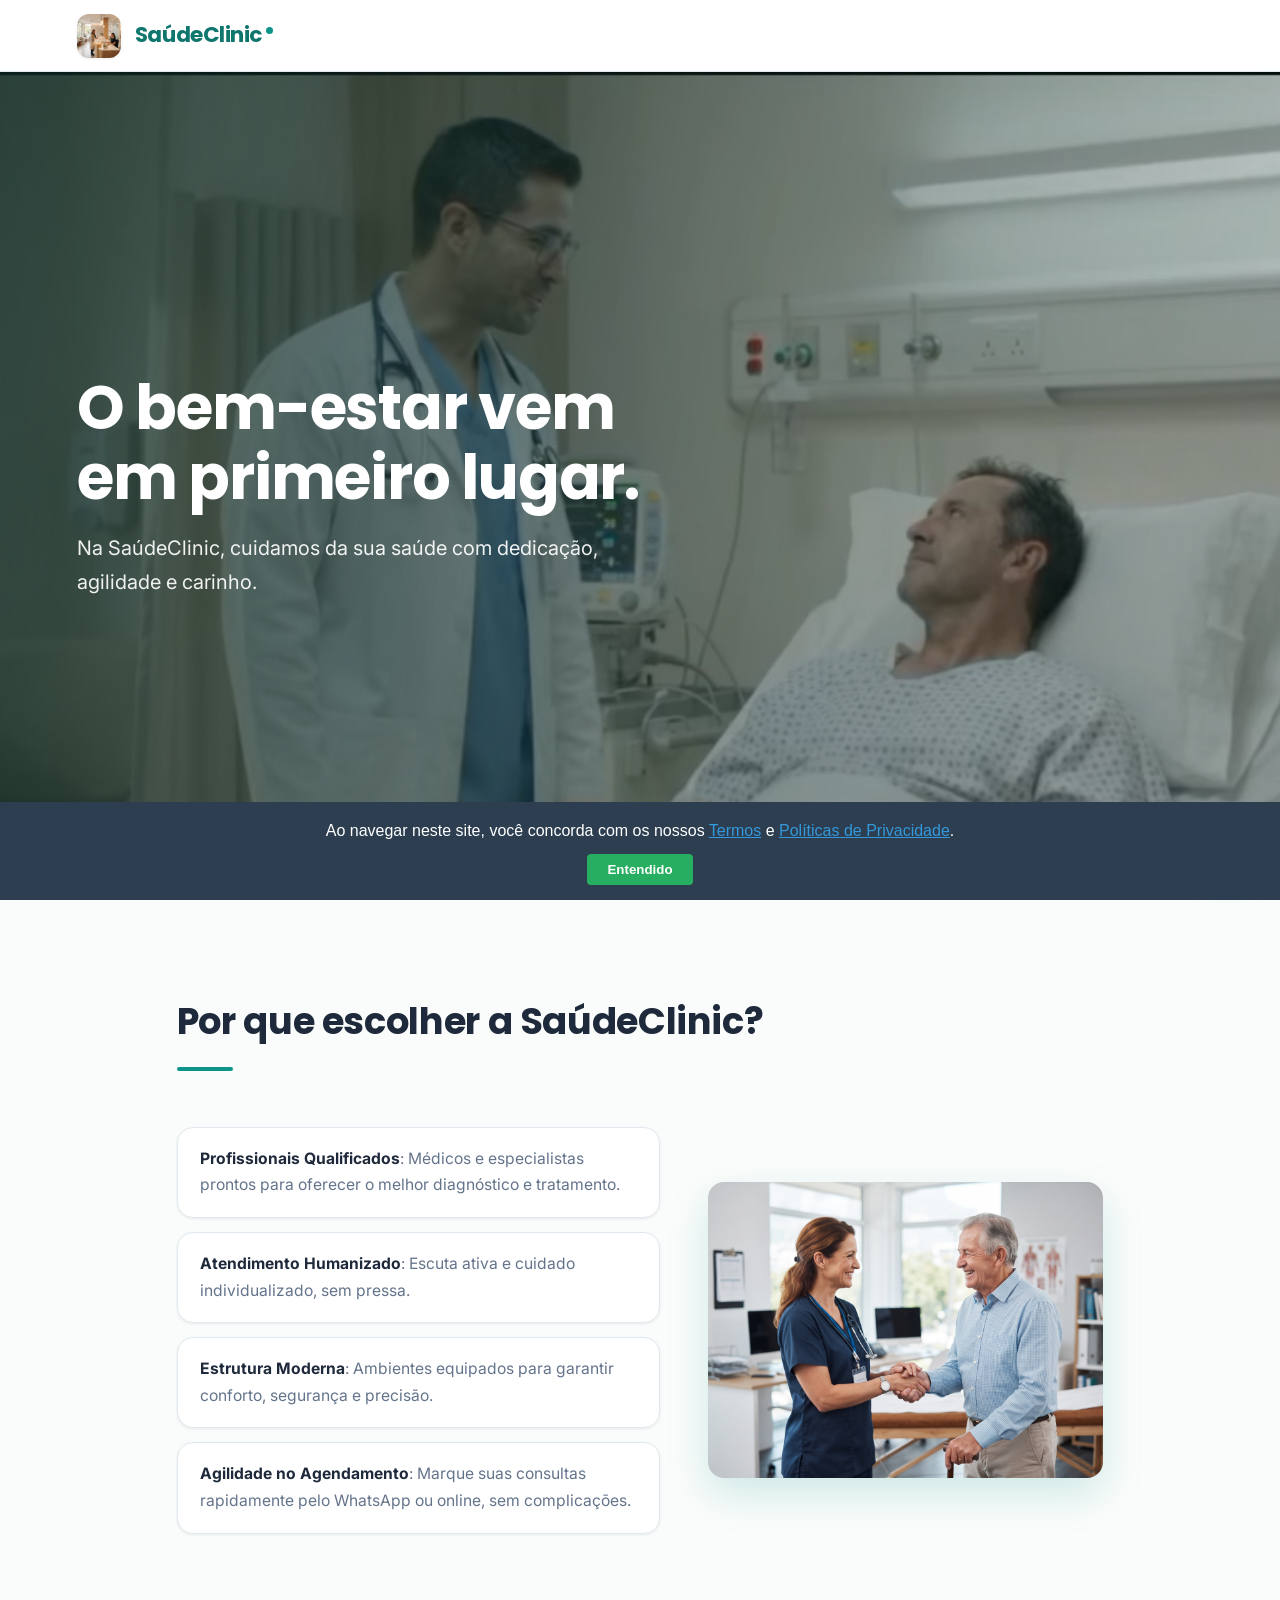
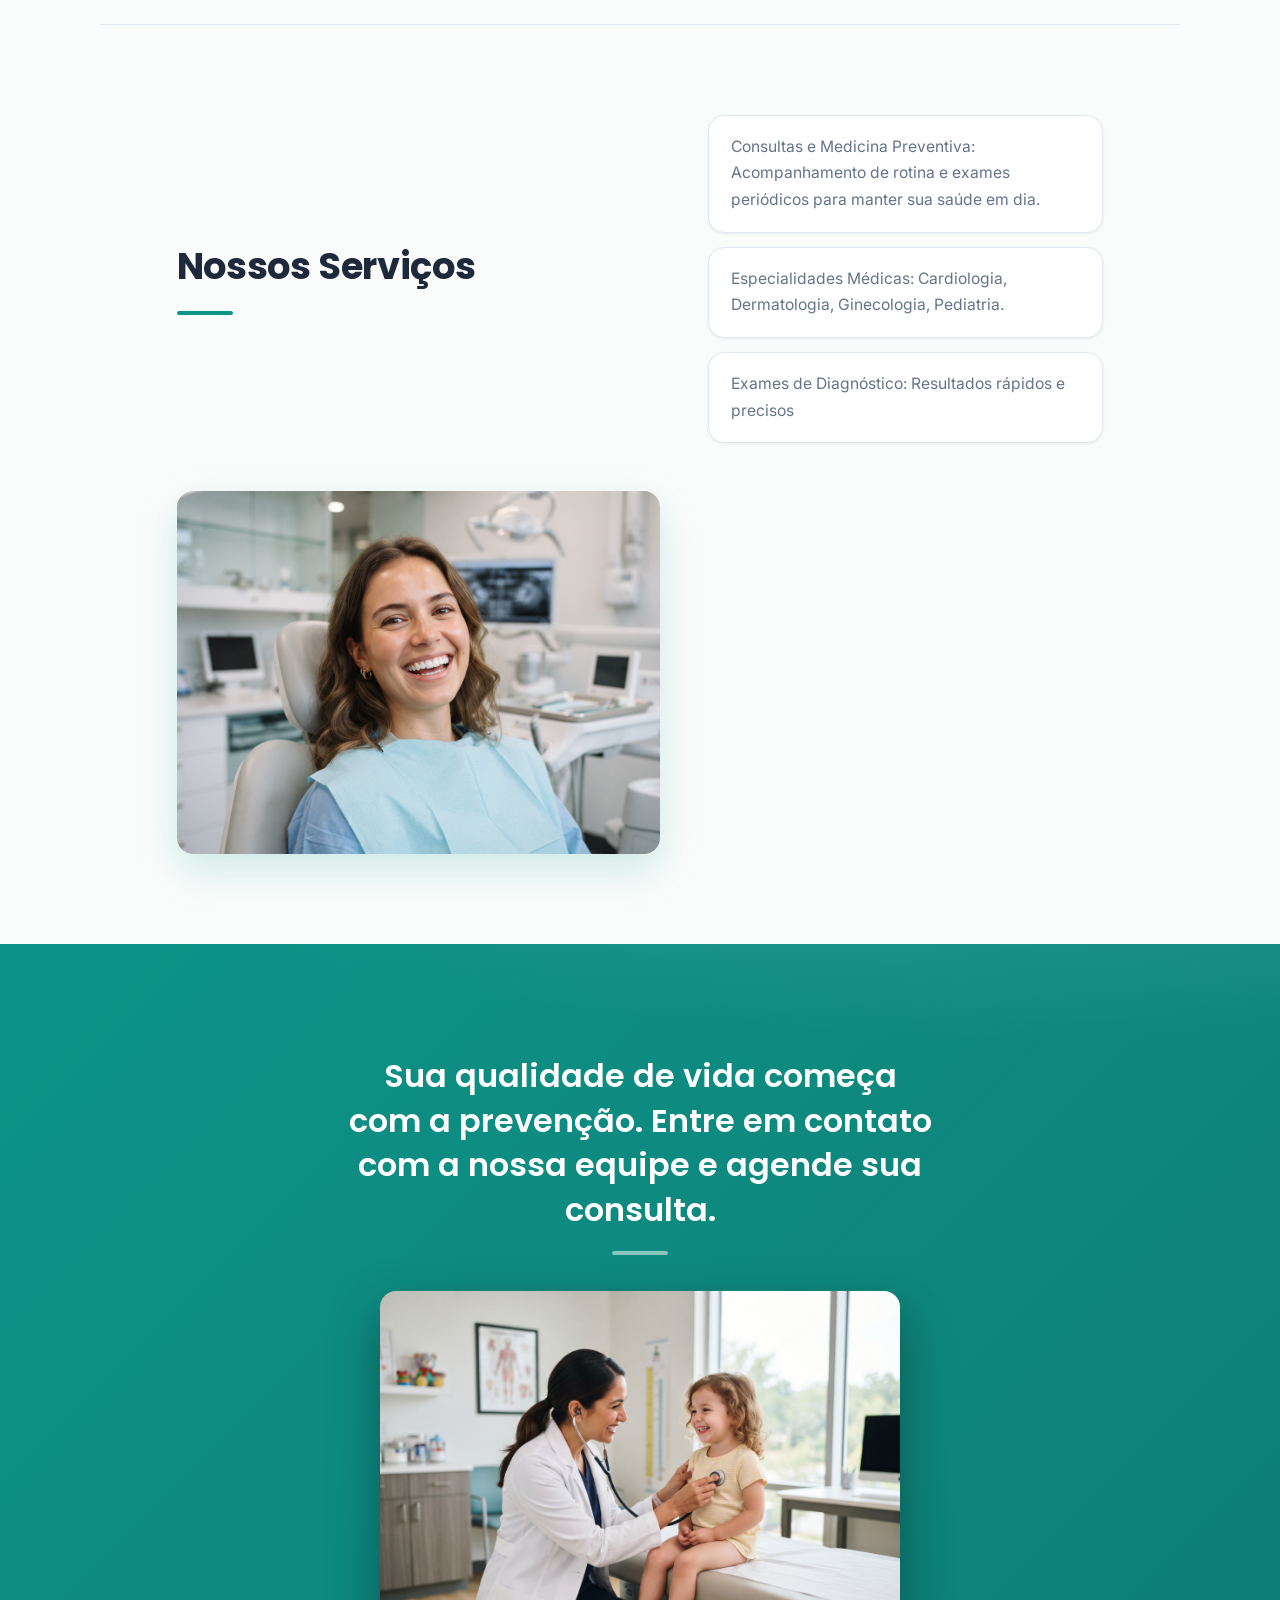
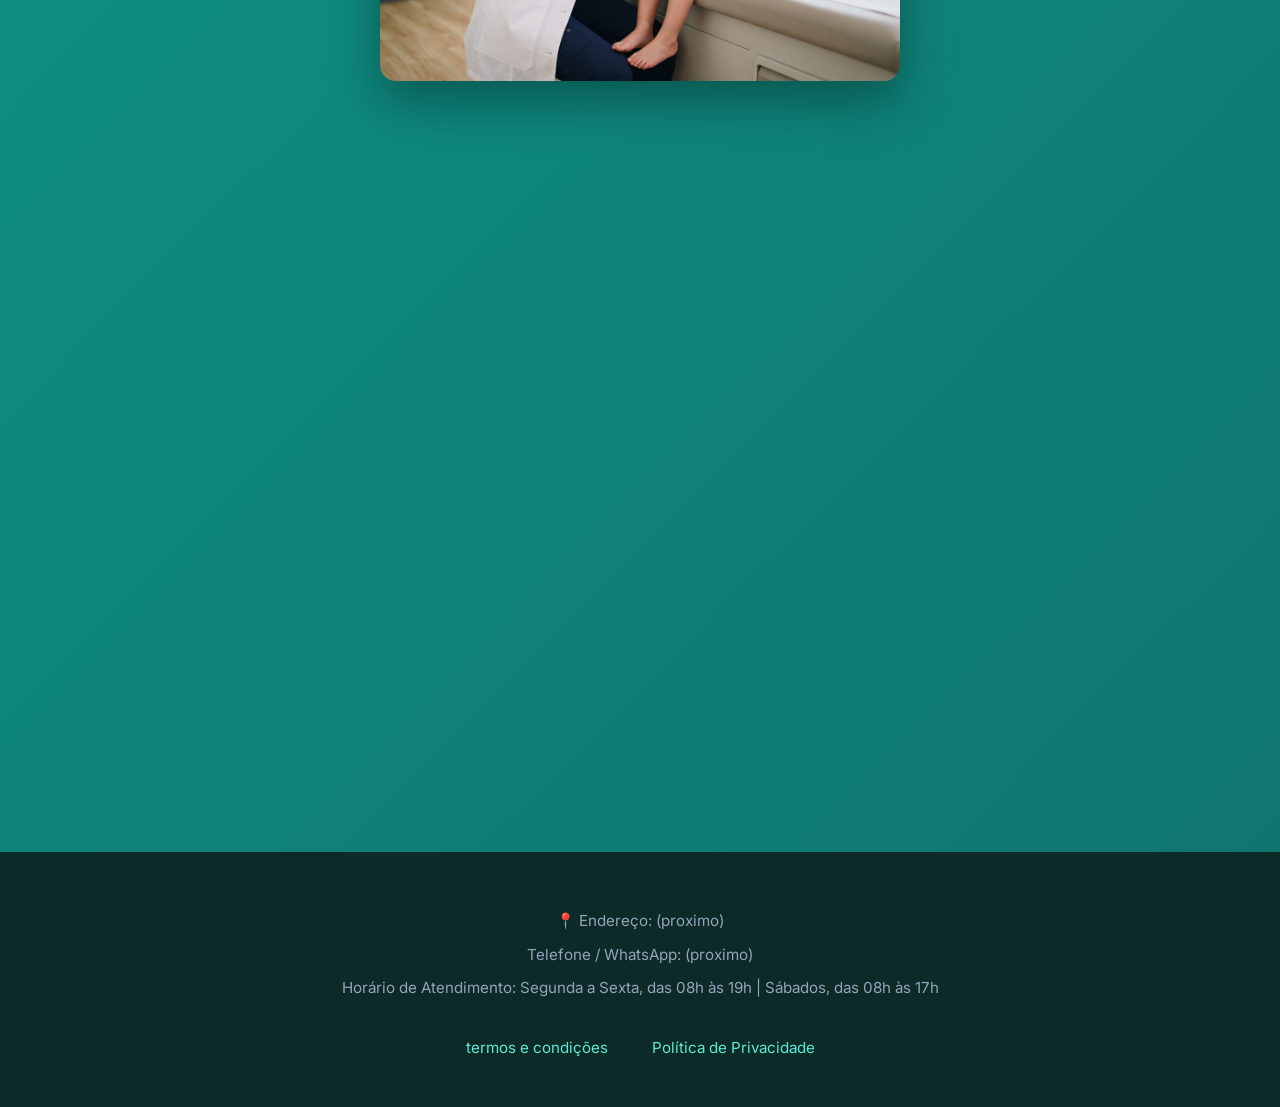
<file: index.html>
<!DOCTYPE html>
<html lang="pt-BR">
<head>
    <meta charset="UTF-8">
    <meta name="viewport" content="width=device-width, initial-scale=1.0">
    <title>Meu Demo</title>
    <link rel="stylesheet" href="style.css">
    <meta name="google-site-verification" content="VJ2mWwG1TnEMxkJ_hwZb94ORryrReCkLu_aJuIpv4B4" />
</head>
<body>
    <header>
        <!--título de la demo-->
        
        <nav>
            <img src="img/logo.jpg" alt="logo representativo" class="img">
            <a href="index.html" class="logo">SaúdeClinic</a>
        </nav>
        <video autoplay loop muted playsinline class="video_background">
          <source src="videos/video.mp4" type="video/mp4">
          <source src="videos/video.webm" type="video/webm">
          O seu Telefone não soporta esse formato de video
        </video>
        <h1>
            O bem-estar vem em primeiro lugar.
        </h1>
        <h4>
            Na SaúdeClinic, cuidamos da sua saúde com dedicação, agilidade e carinho.
        </h4>
    </header>
    <main>
      <section id="por_que">       
        <h2>
            Por que escolher a SaúdeClinic?
        </h2>
        <ul>
            <li><strong>Profissionais Qualificados</strong>: Médicos e especialistas prontos para oferecer o melhor diagnóstico e tratamento.</li>
          
            <li><strong>Atendimento Humanizado</strong>: Escuta ativa e cuidado individualizado, sem pressa.</li>
          
            <li><strong>Estrutura Moderna</strong>: Ambientes equipados para garantir conforto, segurança e precisão.</li>
          
            <li><strong>Agilidade no Agendamento</strong>: Marque suas consultas rapidamente pelo WhatsApp ou online, sem complicações.</li>
          
        </ul>
        <img src="img/Imagen1.jpg" alt="Equipe médica da SaúdeClinic em atendimento" class="img1">
      </section>
      <section id="servicio"> 
        
        <h2>Nossos Serviços</h2>
        <ul>
          
            <li>Consultas e Medicina Preventiva: Acompanhamento de rotina e exames periódicos para manter sua saúde em dia.</li>
          
            <li>Especialidades Médicas:  Cardiologia, Dermatologia, Ginecologia, Pediatria.</li>
          
            <li>Exames de Diagnóstico: Resultados rápidos e precisos </li>
          
        </ul>
        <img src="img/Imagen2.jpg" alt="Serviços oferecidos pela clínica" class="img2">
      </section>
      <section id="qualidade">
        <h3>
            Sua qualidade de vida começa com a prevenção. Entre em contato com a nossa equipe e agende sua consulta.
        </h3>
        <img src="img/imagen3.jpg" alt="Consulta médica de qualidade" class="img3">
          <br>
          <!-- Contenedor Responsivo del Mapa -->
<div class="mapa-container">
  <iframe 
    src="https://www.google.com/maps/embed?pb=!1m18!1m12!1m3!1d15935.340919246187!2d-60.016335!3d-3.103831!2m3!1f0!2f0!3f0!3m2!1i1024!2i768!4f13.1!3m3!1m2!1s0x926c1ab4145ef2a1%3A0x868c2d28f0bf19c1!2sAdrian%C3%B3polis%2C%20Manaus%20-%20AM!5e0!3m2!1ses!2sbr!4v1700000000000!5m2!1ses!2sbr" 
    loading="lazy" 
    referrerpolicy="no-referrer-when-downgrade">
  </iframe>
    </div>
      </section>
    </main>
    <footer>
    <p> 
        📍 Endereço: (proximo)
    </p>
    <p>
        Telefone / WhatsApp: (proximo)
    </p>
    <p>
         Horário de Atendimento: Segunda a Sexta, das 08h às 19h | Sábados, das 08h às 17h
    </p>
    <a href="legal/termos.html">
      termos e condições
    </a>
    <a href="legal/privacidade.html">
      Política de Privacidade
    </a>
      
    </footer>
    <!-- Banner de privacidad -->
<div id="aviso-privacidad" style="display: none; position: fixed; bottom: 0; left: 0; right: 0; background: #2c3e50; color: #fff; padding: 15px; text-align: center; font-family: sans-serif; z-index: 9999;">
    <p style="margin: 0 0 10px 0;">
        Ao navegar neste site, você concorda com os nossos <a href="termos.html" style="color: #3498db;">Termos</a> e <a href="privacidade.html" style="color: #3498db;">Políticas de Privacidade</a>.
    </p>
    <button onclick="aceitarTermos()" style="background: #27ae60; color: white; border: none; padding: 8px 20px; border-radius: 4px; cursor: pointer; font-weight: bold;">
        Entendido
    </button>
</div>
    <script src="demo.js"></script>
</body>
</html>
</file>
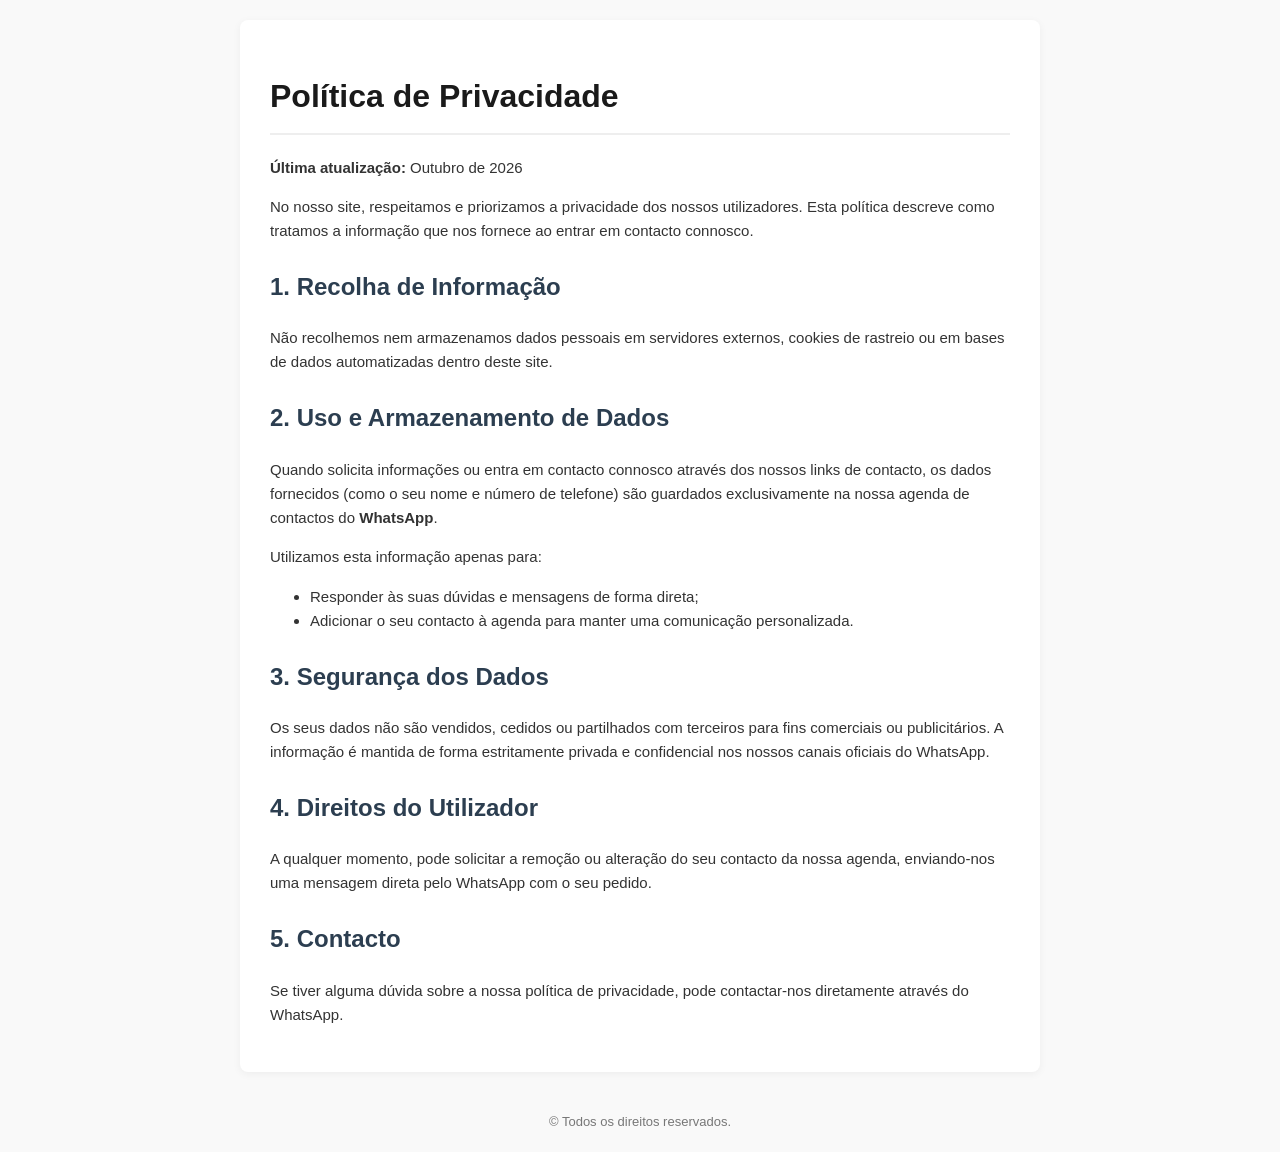
<file: legal/privacidade.html>
<!DOCTYPE html>
<html lang="pt">
<head>
    <meta charset="UTF-8">
    <meta name="viewport" content="width=device-width, initial-scale=1.0">
    <title>Política de Privacidade</title>
    <style>
        body {
            font-family: -apple-system, BlinkMacSystemFont, "Segoe UI", Roboto, Helvetica, Arial, sans-serif;
            line-height: 1.6;
            color: #333;
            max-width: 800px;
            margin: 0 auto;
            padding: 20px;
            background-color: #f9f9f9;
        }
        .container {
            background: #ffffff;
            padding: 30px;
            border-radius: 8px;
            box-shadow: 0 2px 8px rgba(0,0,0,0.05);
        }
        h1 {
            color: #1a1a1a;
            border-bottom: 2px solid #eeeeee;
            padding-bottom: 10px;
        }
        h2 {
            color: #2c3e50;
            margin-top: 25px;
        }
        p, li {
            font-size: 15px;
        }
        .footer {
            margin-top: 40px;
            font-size: 13px;
            color: #777;
            text-align: center;
        }
    </style>
</head>
<body>

    <div class="container">
        <h1>Política de Privacidade</h1>
        <p><strong>Última atualização:</strong> Outubro de 2026</p>

        <p>No nosso site, respeitamos e priorizamos a privacidade dos nossos utilizadores. Esta política descreve como tratamos a informação que nos fornece ao entrar em contacto connosco.</p>

        <h2>1. Recolha de Informação</h2>
        <p>Não recolhemos nem armazenamos dados pessoais em servidores externos, cookies de rastreio ou em bases de dados automatizadas dentro deste site.</p>

        <h2>2. Uso e Armazenamento de Dados</h2>
        <p>Quando solicita informações ou entra em contacto connosco através dos nossos links de contacto, os dados fornecidos (como o seu nome e número de telefone) são guardados exclusivamente na nossa agenda de contactos do <strong>WhatsApp</strong>.</p>
        <p>Utilizamos esta informação apenas para:</p>
        <ul>
            <li>Responder às suas dúvidas e mensagens de forma direta;</li>
            <li>Adicionar o seu contacto à agenda para manter uma comunicação personalizada.</li>
        </ul>

        <h2>3. Segurança dos Dados</h2>
        <p>Os seus dados não são vendidos, cedidos ou partilhados com terceiros para fins comerciais ou publicitários. A informação é mantida de forma estritamente privada e confidencial nos nossos canais oficiais do WhatsApp.</p>

        <h2>4. Direitos do Utilizador</h2>
        <p>A qualquer momento, pode solicitar a remoção ou alteração do seu contacto da nossa agenda, enviando-nos uma mensagem direta pelo WhatsApp com o seu pedido.</p>

        <h2>5. Contacto</h2>
        <p>Se tiver alguma dúvida sobre a nossa política de privacidade, pode contactar-nos diretamente através do WhatsApp.</p>
    </div>

    <div class="footer">
        &copy; Todos os direitos reservados.
    </div>

</body>
</html>
</file>
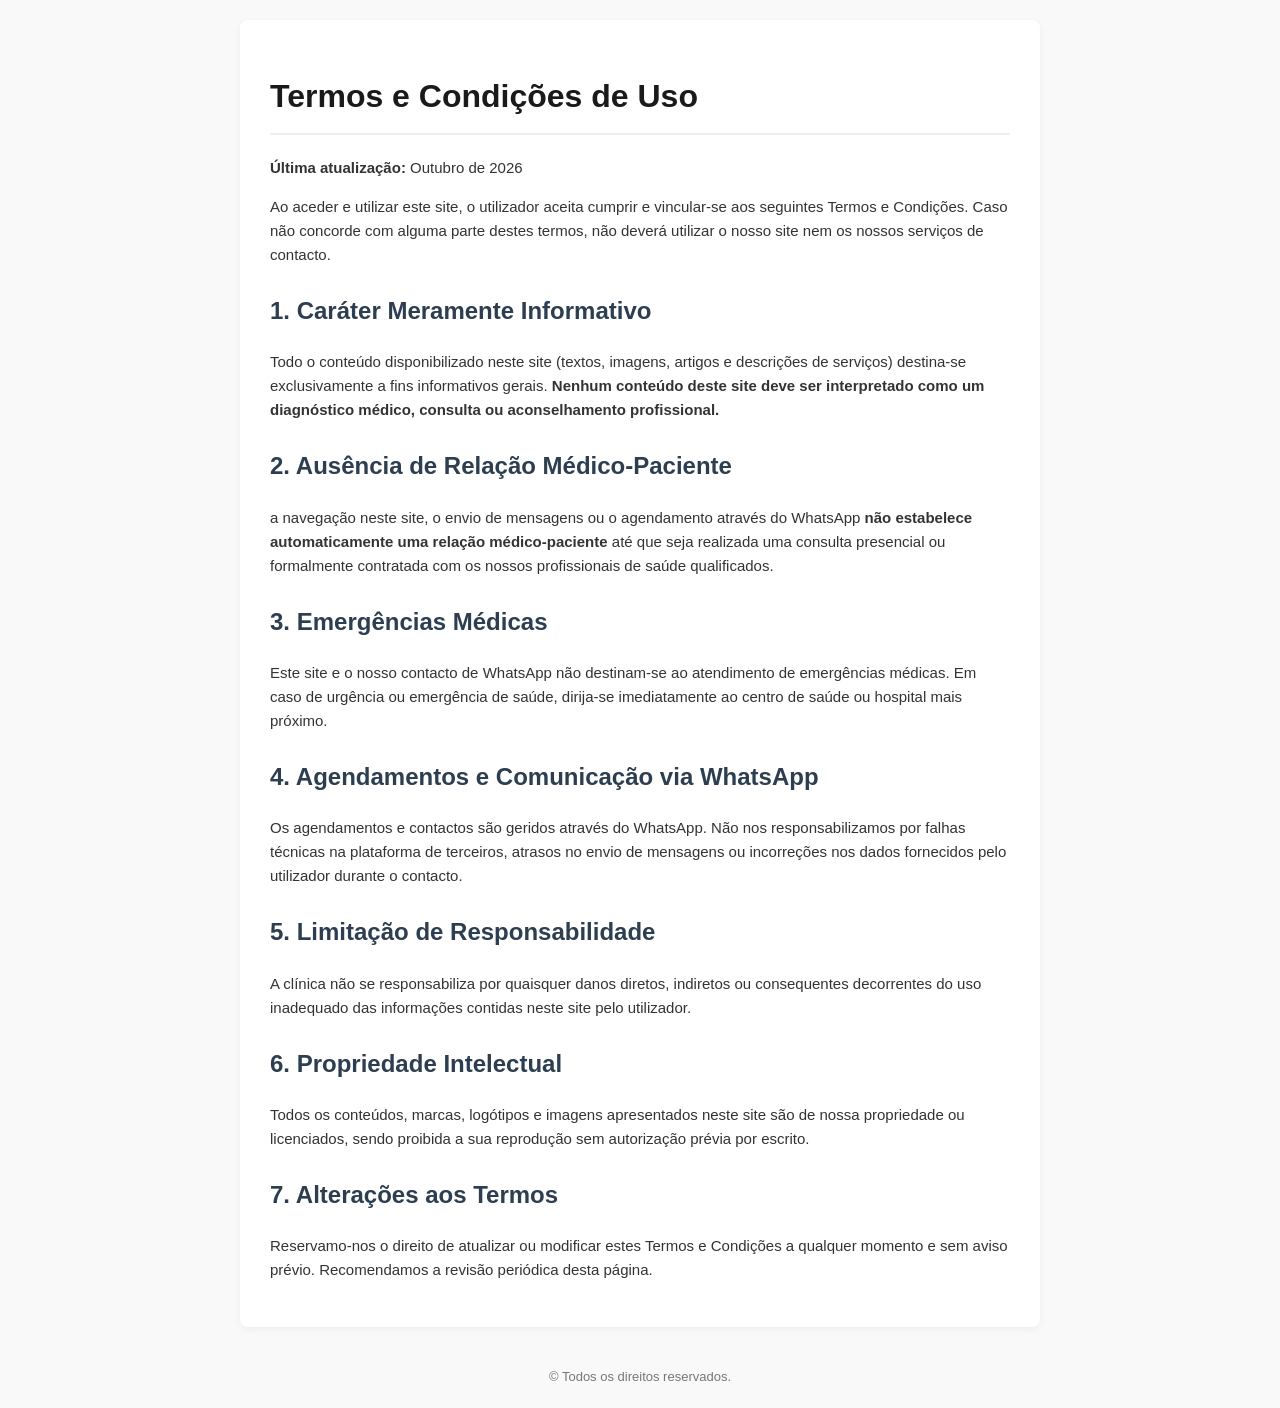
<file: legal/termos.html>
<!DOCTYPE html>
<html lang="pt">
<head>
    <meta charset="UTF-8">
    <meta name="viewport" content="width=device-width, initial-scale=1.0">
    <title>Termos e Condições de Uso</title>
    <style>
        body {
            font-family: -apple-system, BlinkMacSystemFont, "Segoe UI", Roboto, Helvetica, Arial, sans-serif;
            line-height: 1.6;
            color: #333;
            max-width: 800px;
            margin: 0 auto;
            padding: 20px;
            background-color: #f9f9f9;
        }
        .container {
            background: #ffffff;
            padding: 30px;
            border-radius: 8px;
            box-shadow: 0 2px 8px rgba(0,0,0,0.05);
        }
        h1 {
            color: #1a1a1a;
            border-bottom: 2px solid #eeeeee;
            padding-bottom: 10px;
        }
        h2 {
            color: #2c3e50;
            margin-top: 25px;
        }
        p, li {
            font-size: 15px;
        }
        .footer {
            margin-top: 40px;
            font-size: 13px;
            color: #777;
            text-align: center;
        }
    </style>
</head>
<body>

    <div class="container">
        <h1>Termos e Condições de Uso</h1>
        <p><strong>Última atualização:</strong> Outubro de 2026</p>

        <p>Ao aceder e utilizar este site, o utilizador aceita cumprir e vincular-se aos seguintes Termos e Condições. Caso não concorde com alguma parte destes termos, não deverá utilizar o nosso site nem os nossos serviços de contacto.</p>

        <h2>1. Caráter Meramente Informativo</h2>
        <p>Todo o conteúdo disponibilizado neste site (textos, imagens, artigos e descrições de serviços) destina-se exclusivamente a fins informativos gerais. <strong>Nenhum conteúdo deste site deve ser interpretado como um diagnóstico médico, consulta ou aconselhamento profissional.</strong></p>

        <h2>2. Ausência de Relação Médico-Paciente</h2>
        <p>a navegação neste site, o envio de mensagens ou o agendamento através do WhatsApp <strong>não estabelece automaticamente uma relação médico-paciente</strong> até que seja realizada uma consulta presencial ou formalmente contratada com os nossos profissionais de saúde qualificados.</p>

        <h2>3. Emergências Médicas</h2>
        <p>Este site e o nosso contacto de WhatsApp não destinam-se ao atendimento de emergências médicas. Em caso de urgência ou emergência de saúde, dirija-se imediatamente ao centro de saúde ou hospital mais próximo.</p>

        <h2>4. Agendamentos e Comunicação via WhatsApp</h2>
        <p>Os agendamentos e contactos são geridos através do WhatsApp. Não nos responsabilizamos por falhas técnicas na plataforma de terceiros, atrasos no envio de mensagens ou incorreções nos dados fornecidos pelo utilizador durante o contacto.</p>

        <h2>5. Limitação de Responsabilidade</h2>
        <p>A clínica não se responsabiliza por quaisquer danos diretos, indiretos ou consequentes decorrentes do uso inadequado das informações contidas neste site pelo utilizador.</p>

        <h2>6. Propriedade Intelectual</h2>
        <p>Todos os conteúdos, marcas, logótipos e imagens apresentados neste site são de nossa propriedade ou licenciados, sendo proibida a sua reprodução sem autorização prévia por escrito.</p>

        <h2>7. Alterações aos Termos</h2>
        <p>Reservamo-nos o direito de atualizar ou modificar estes Termos e Condições a qualquer momento e sem aviso prévio. Recomendamos a revisão periódica desta página.</p>
    </div>

    <div class="footer">
        &copy; Todos os direitos reservados.
    </div>

</body>
</html>
</file>
<file: style.css>
/* =========================================================
   SAÚDECLINIC — UX Edition
   Paleta: verde clínico + neutros cálidos
   Tipografía: Poppins (títulos) + Inter (texto)
   ========================================================= */

@import url('https://fonts.googleapis.com/css2?family=Poppins:wght@400;600;700&family=Inter:wght@400;500&display=swap');

/* ===== Design tokens ===== */
:root {
  --primaria: #0d9488;
  --primaria-escura: #0f766e;
  --primaria-clara: #ccfbf1;
  --tinta: #1e293b;        /* texto principal */
  --tinta-suave: #64748b;  /* texto secundario */
  --fundo: #fafcfb;
  --carta: #ffffff;
  --borde: #e2e8f0;
  --radio: 16px;
  --sombra-sm: 0 1px 3px rgba(15, 23, 42, .08);
  --sombra-md: 0 8px 24px rgba(15, 23, 42, .10);
  --sombra-lg: 0 16px 40px rgba(13, 148, 136, .18);
  --fonte-titulo: 'Poppins', sans-serif;
  --fonte-texto: 'Inter', sans-serif;
  --nav-h: 72px;
}

/* ===== Reset ===== */
* { margin: 0; padding: 0; box-sizing: border-box; }

html { scroll-behavior: smooth; } /* scroll suave entre secciones */

body {
  font-family: var(--fonte-texto);
  color: var(--tinta);
  background: var(--fundo);
  line-height: 1.7;
  padding-top: var(--nav-h);
}

img { max-width: 100%; display: block; }

h1, h2, h3, .logo { font-family: var(--fonte-titulo); }

/* ===== NAV: fijo, limpio, con estado scroll ===== */
nav {
  position: fixed;
  top: 0; left: 0;
  width: 100%;
  height: var(--nav-h);
  display: flex;
  align-items: center;
  gap: 14px;
  padding: 0 6vw;
  background: rgba(255, 255, 255, .85);
  backdrop-filter: blur(12px);          /* efecto cristal */
  -webkit-backdrop-filter: blur(12px);
  border-bottom: 1px solid var(--borde);
  z-index: 1000;
}

nav .img {
  width: 44px; height: 44px;
  border-radius: 12px;
  object-fit: cover;
  box-shadow: var(--sombra-sm);
  transition: transform .3s ease;
}

nav .img:hover { transform: scale(1.08) rotate(-3deg); }

nav .logo {
  font-size: 1.35rem;
  font-weight: 700;
  letter-spacing: -.02em;
  color: var(--primaria-escura);
  text-decoration: none;
  display: flex;
  align-items: center;
  gap: 4px;
}

nav .logo::after {
  content: "";               /* puntito de marca */
  width: 7px; height: 7px;
  border-radius: 50%;
  background: var(--primaria);
  margin-bottom: 10px;
}

/* ===== HEADER: hero con video ===== */
header {
  position: relative;
  min-height: calc(100vh - var(--nav-h));
  display: flex;
  flex-direction: column;
  justify-content: center;
  align-items: flex-start;   /* alineado a la izquierda = más natural de leer */
  padding: 0 6vw;
  overflow: hidden;
  color: #fff;
}

.video_background {
  position: absolute;
  inset: 0;
  width: 100%; height: 100%;
  object-fit: cover;
  z-index: -2;
}

/* degradado oscuro: más fuerte abajo, texto siempre legible */
header::after {
  content: "";
  position: absolute;
  inset: 0;
  background: linear-gradient(100deg,
    rgba(6, 40, 37, .78) 0%,
    rgba(6, 40, 37, .45) 55%,
    rgba(6, 40, 37, .25) 100%);
  z-index: -1;
}

header h1 {
  font-size: clamp(2.2rem, 5vw, 3.8rem); /* fluido: nunca gigante ni chico */
  font-weight: 700;
  line-height: 1.15;
  letter-spacing: -.02em;
  max-width: 15ch;              /* ancho de lectura ideal */
  margin-bottom: 18px;
  animation: subir .8s ease-out both;
}

header h4 {
  font-size: clamp(1rem, 2vw, 1.25rem);
  font-weight: 400;
  max-width: 46ch;
  color: rgba(255, 255, 255, .92);
  animation: subir .8s .15s ease-out both;
}

@keyframes subir {
  from { opacity: 0; transform: translateY(24px); }
  to   { opacity: 1; transform: translateY(0); }
}

/* ===== SECCIONES: ritmo y jerarquía ===== */
section {
  max-width: 1080px;
  margin: 0 auto;
  padding: 90px 6vw;
}

section h2 {
  font-size: clamp(1.6rem, 3.5vw, 2.3rem);
  font-weight: 700;
  color: var(--tinta);
  letter-spacing: -.01em;
  margin-bottom: 8px;
}

/* subtítulo implícito: una línea decorativa corta bajo cada h2 */
section h2::after {
  content: "";
  display: block;
  width: 56px; height: 4px;
  border-radius: 4px;
  background: var(--primaria);
  margin-top: 14px;
}

#por_que { border-bottom: 1px solid var(--borde); }

/* imagen + lista en dos columnas (escritorio) */
#por_que, #servicio {
  display: grid;
  grid-template-columns: 1.1fr .9fr;
  gap: 48px;
  align-items: center;
}

#por_que h2, #servico h2 { grid-column: 1 / -1; }

/* ===== Tarjetas de lista ===== */
section ul { list-style: none; display: grid; gap: 14px; }

section li {
  background: var(--carta);
  border: 1px solid var(--borde);
  border-radius: var(--radio);
  padding: 18px 22px;
  font-size: .98rem;
  color: var(--tinta-suave);
  box-shadow: var(--sombra-sm);
  transition: transform .25s ease, box-shadow .25s ease, border-color .25s ease;
}

/* UX: la tarjeta reacciona al pasar el mouse — feedback vivo */
section li:hover {
  transform: translateY(-3px);
  box-shadow: var(--sombra-md);
  border-color: var(--primaria);
}

/* resalta la palabra clave en negrita que ya tienes en el texto */
section li strong { color: var(--tinta); }

/* ===== Imágenes de sección ===== */
section img {
  width: 100%;
  border-radius: var(--radio);
  box-shadow: var(--sombra-lg);
  aspect-ratio: 4 / 3;
  object-fit: cover;
  transition: transform .4s ease;
}

section img:hover { transform: scale(1.02); }

/* ===== Sección "qualidade": CTA final ===== */
#qualidade {
  grid-template-columns: 1fr;         /* ocupa todo el ancho */
  max-width: none;
  background:
    radial-gradient(1200px 400px at 80% -20%, rgba(204, 251, 241, .25), transparent),
    linear-gradient(135deg, var(--primaria) 0%, var(--primaria-escura) 100%);
  color: #fff;
  text-align: center;
  border-radius: 0;
  padding: 110px 6vw;
}

#qualidade h3 {
  font-size: clamp(1.4rem, 3vw, 2rem);
  font-weight: 600;
  max-width: 28ch;
  margin: 0 auto 36px;
  line-height: 1.4;
}

#qualidade h3::after {
  content: "";
  display: block;
  width: 56px; height: 4px;
  border-radius: 4px;
  background: rgba(255, 255, 255, .5);
  margin: 18px auto 0;
}

#qualidade img {
  width: min(520px, 90%);
  margin: 0 auto;
  border-radius: var(--radio);
  box-shadow: 0 20px 50px rgba(0, 0, 0, .35);
}

/* ===== FOOTER ===== */
footer {
  background: #0c2b28;
  color: #94a3b8;
  text-align: center;
  padding: 56px 20px 40px;
  font-size: .95rem;
}

footer p { margin-bottom: 8px; }

footer a {
  display: inline-block;
  color: #5eead4;
  text-decoration: none;
  margin: 20px 8px 0;
  padding: 6px 12px;
  border-radius: 8px;
  transition: background .25s ease;
}

footer a:hover { background: rgba(94, 234, 212, .12); }

/* ===== Responsive ===== */
@media (max-width: 760px) {
  #por_que, #servico { grid-template-columns: 1fr; }

  section { padding: 64px 6vw; }

  /* en móvil la imagen va primero: impacto visual antes del texto */
  #por_que img, #servico img { order: -1; }
}

/* Contenedor fluido con proporción de aspecto fija */
  .mapa-container {
    position: relative;
    width: 100%;
    height: 0;
    padding-bottom: 56.25%; /* Proporción 16:9 perfecta para cualquier pantalla */
    overflow: hidden;
    border-radius: 12px;
  }

  /* El iframe se adapta dinámicamente al tamaño del contenedor parent */
  .mapa-container iframe {
    position: absolute;
    top: 0;
    left: 0;
    width: 100%;
    height: 100%;
    border: 0;
  }

  /* Ajuste de altura en pantallas de celular muy pequeñas */
  @media (max-width: 480px) {
    .mapa-container {
      padding-bottom: 75%; /* Proporción 4:3 para que no quede tan angosto en móviles */
    }
  }
</file>
